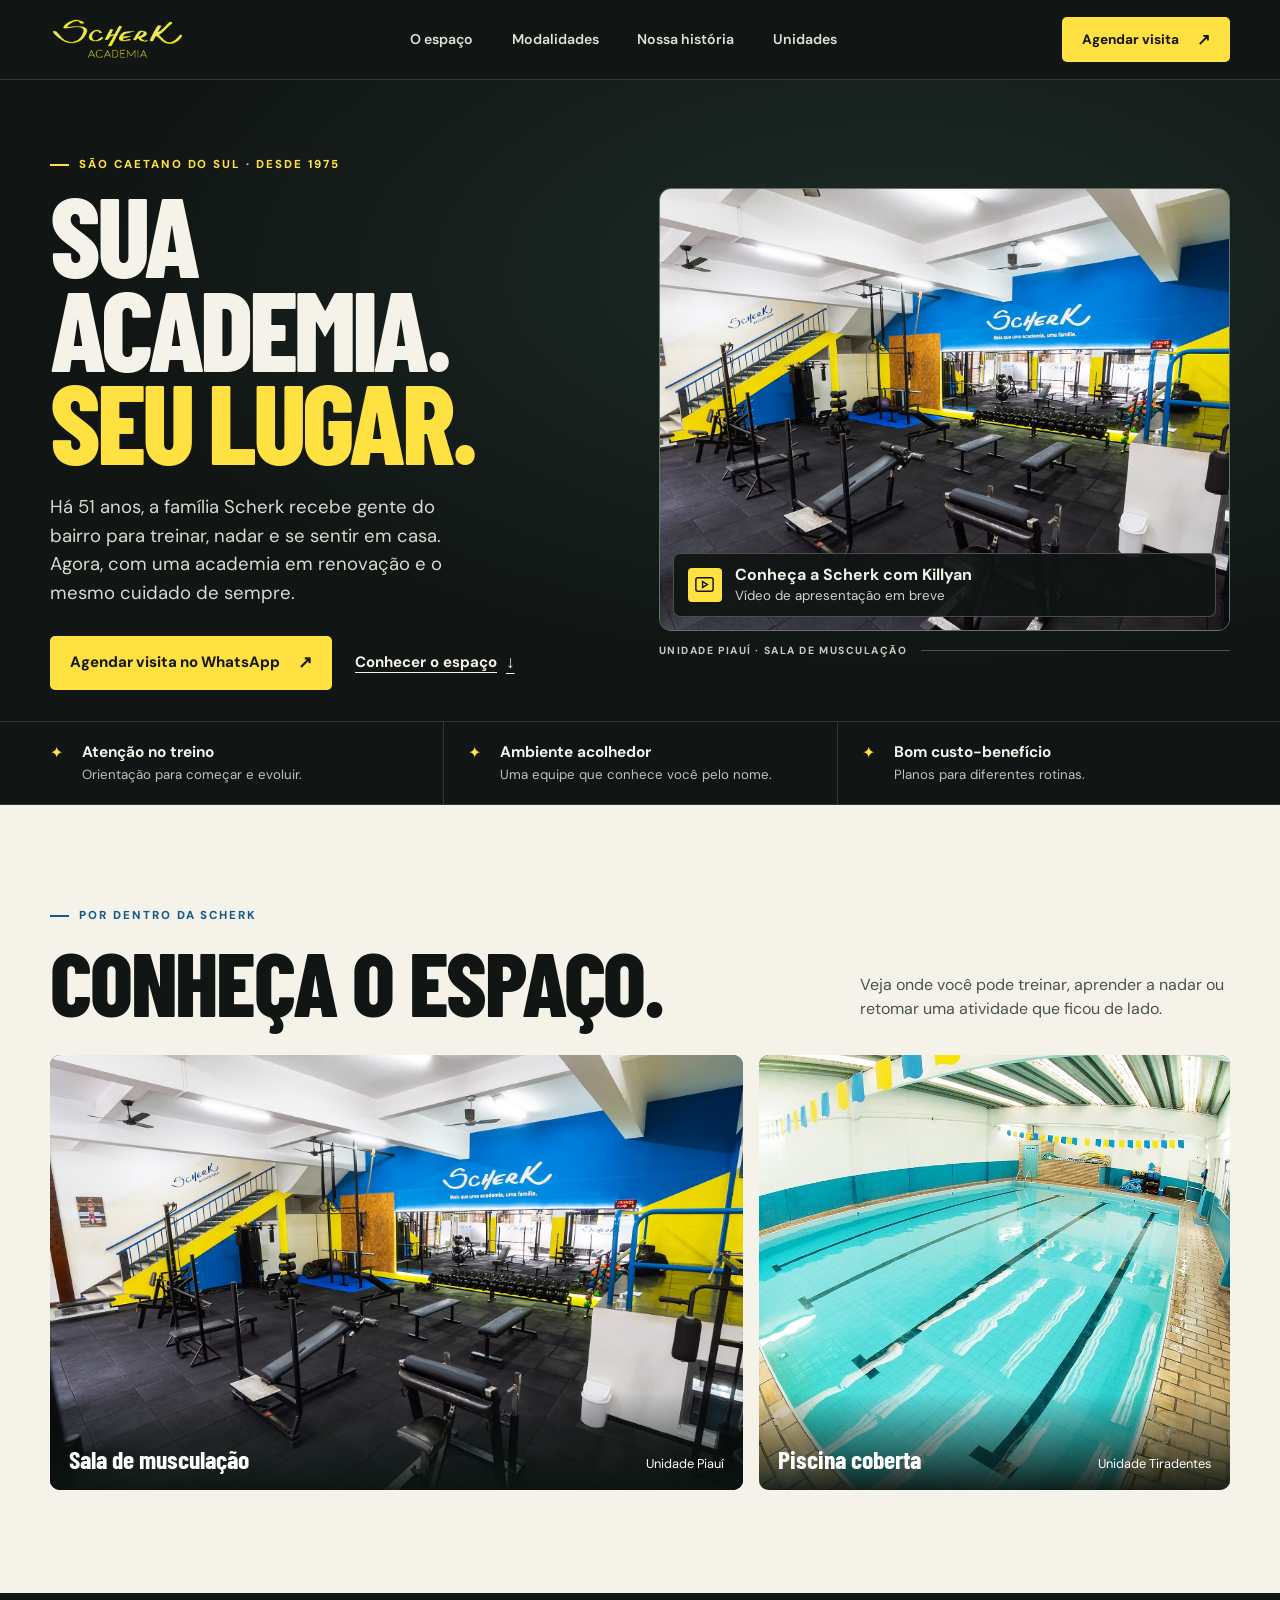
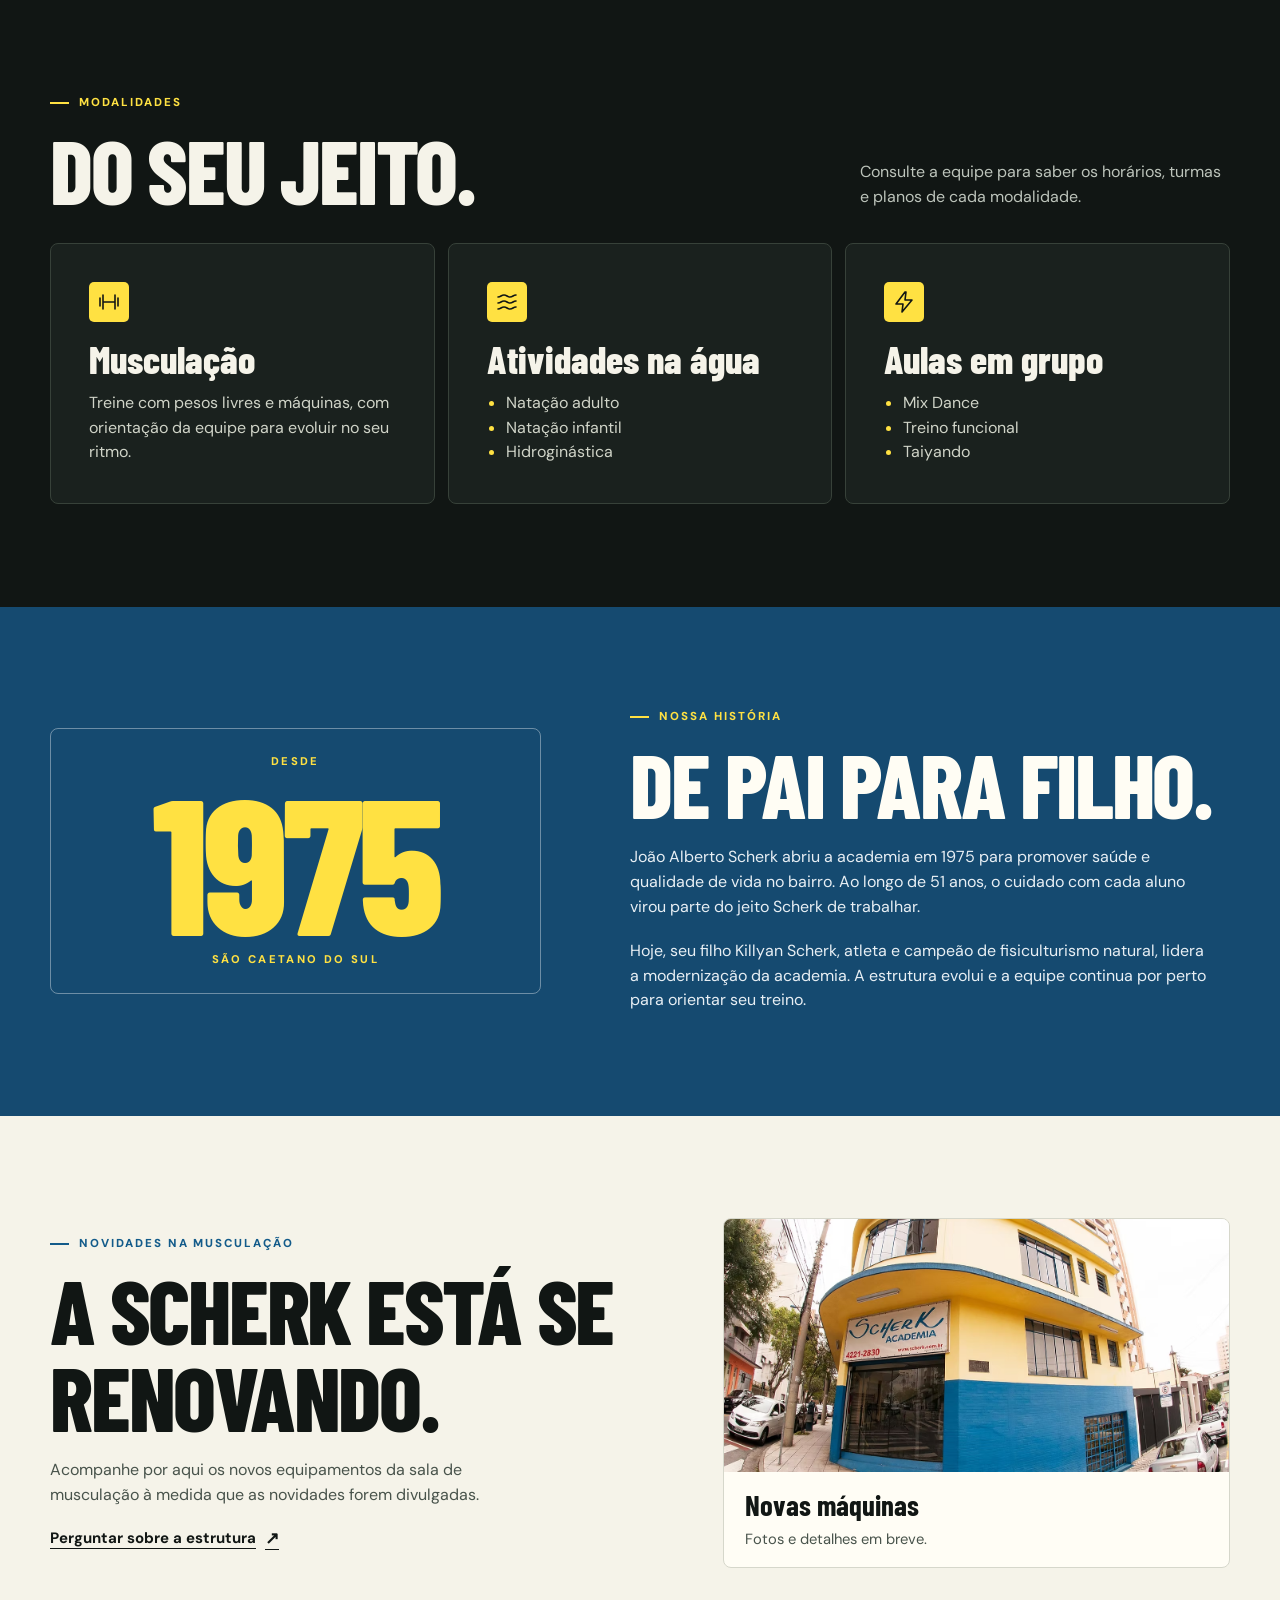
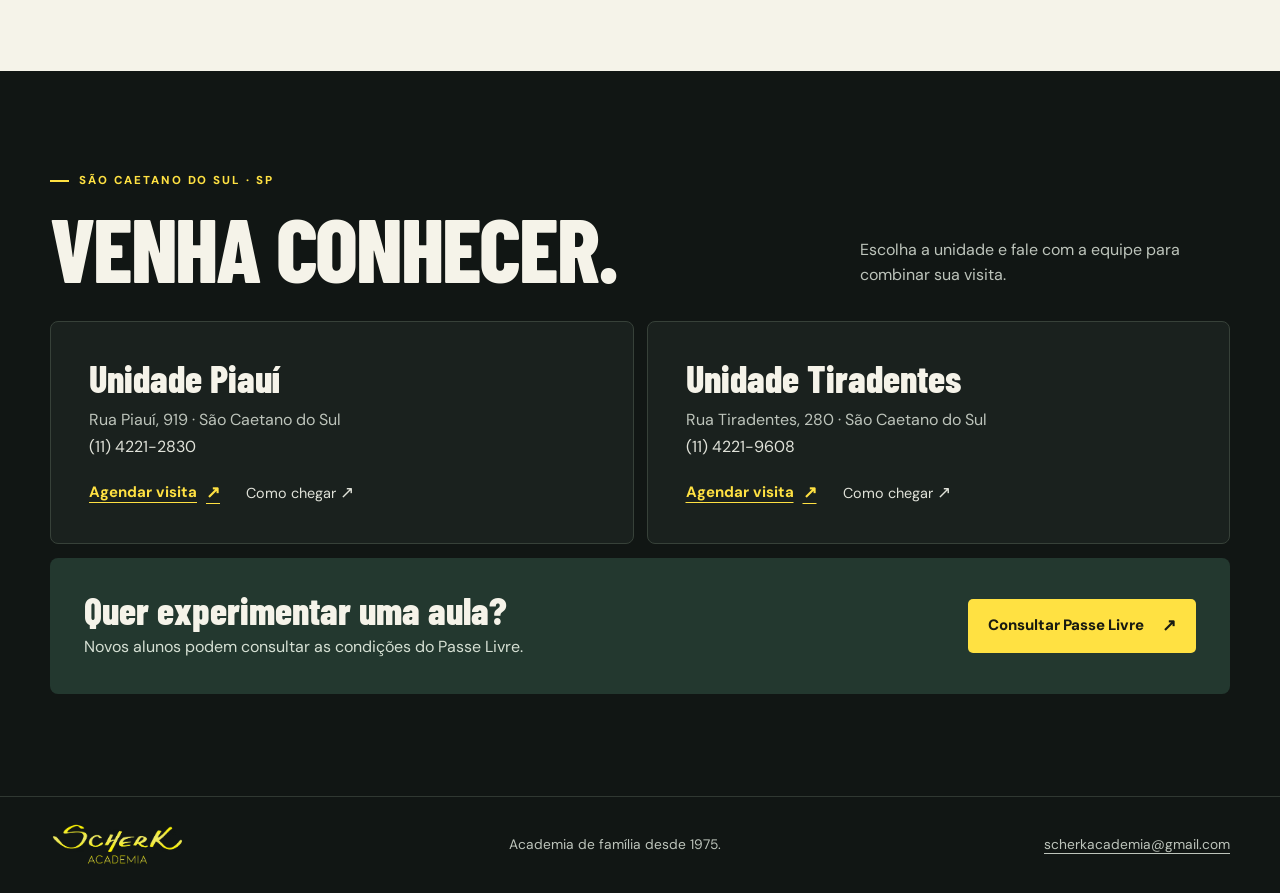
<file: index.html>
<!doctype html>
<html lang="pt-BR">
<head>
  <script async src="https://www.googletagmanager.com/gtag/js?id=G-BGB3BYXR0T"></script>
  <script>
    window.dataLayer = window.dataLayer || [];
    function gtag() { window.dataLayer.push(arguments); }
    gtag('js', new Date());
    gtag('config', 'G-BGB3BYXR0T', { allow_google_signals: false, allow_ad_personalization_signals: false });

    document.addEventListener('click', function (event) {
      const link = event.target.closest('a[data-whatsapp-cta]');
      if (link) {
        gtag('event', 'whatsapp_click', { cta_location: link.dataset.whatsappCta });
      }
    });
  </script>
  <meta charset="utf-8">
  <meta name="viewport" content="width=device-width, initial-scale=1">
  <meta name="theme-color" content="#111614">
  <title>Scherk Academia | Musculação e natação em São Caetano do Sul</title>
  <meta name="description" content="Academia de família em São Caetano do Sul desde 1975. Conheça a musculação, a natação e as aulas da Scherk e agende sua visita pelo WhatsApp.">
  <meta property="og:type" content="website">
  <meta property="og:locale" content="pt_BR">
  <meta property="og:title" content="Scherk Academia | Desde 1975 em São Caetano do Sul">
  <meta property="og:description" content="Uma academia de família que está se renovando. Conheça nossas unidades e agende uma visita.">
  <meta property="og:image" content="https://www.scherkacademia.com.br/assets/compartilhamento.jpg">
  <link rel="icon" href="./assets/favicon.svg" type="image/svg+xml">
  <link rel="preconnect" href="https://fonts.googleapis.com">
  <link rel="preconnect" href="https://fonts.gstatic.com" crossorigin>
  <link href="https://fonts.googleapis.com/css2?family=Barlow+Condensed:wght@600;700;800&family=DM+Sans:wght@400;500;600;700&display=swap" rel="stylesheet">
  <link rel="stylesheet" href="./styles.css">
  <script src="./site.js" defer></script>
  <script type="application/ld+json">
  {
    "@context": "https://schema.org",
    "@type": "Organization",
    "name": "Scherk Academia",
    "foundingDate": "1975",
    "telephone": "+55-11-93349-0913",
    "email": "scherkacademia@gmail.com",
    "department": [
      {"@type":"ExerciseGym","name":"Scherk Academia — Unidade Piauí","telephone":"+55-11-4221-2830","address":{"@type":"PostalAddress","streetAddress":"Rua Piauí, 919","addressLocality":"São Caetano do Sul","addressRegion":"SP","addressCountry":"BR"}},
      {"@type":"SportsActivityLocation","name":"Scherk Academia — Unidade Tiradentes","telephone":"+55-11-4221-9608","address":{"@type":"PostalAddress","streetAddress":"Rua Tiradentes, 280","addressLocality":"São Caetano do Sul","addressRegion":"SP","addressCountry":"BR"}}
    ]
  }
  </script>
</head>
<body>
  <a class="skip" href="#conteudo">Pular para o conteúdo</a>
  <header class="header" id="topo">
    <div class="wrap header-inner">
      <a class="brand" href="#topo" aria-label="Scherk Academia, início">
        <img src="./assets/logo.avif" width="350" height="115" alt="Scherk Academia">
      </a>
      <nav aria-label="Navegação principal">
        <a href="#espaco">O espaço</a><a href="#modalidades">Modalidades</a><a href="#historia">Nossa história</a><a href="#unidades">Unidades</a>
      </nav>
      <a class="button button-small" data-whatsapp-cta="cabecalho" href="https://wa.me/5511933490913?text=Oi%21%20Gostaria%20de%20agendar%20uma%20visita%20%C3%A0%20Scherk%20Academia." target="_blank" rel="noopener">Agendar visita <span aria-hidden="true">↗</span></a>
    </div>
  </header>
  <main id="conteudo">
    <section class="hero" aria-labelledby="hero-title">
      <div class="wrap hero-grid">
        <div class="hero-copy">
          <p class="eyebrow"><span></span> São Caetano do Sul · Desde 1975</p>
          <h1 id="hero-title">Sua academia.<br><em>Seu lugar.</em></h1>
          <p class="hero-description">Há 51 anos, a família Scherk recebe gente do bairro para treinar, nadar e se sentir em casa. Agora, com uma academia em renovação e o mesmo cuidado de sempre.</p>
          <div class="hero-actions">
            <a class="button" data-whatsapp-cta="abertura" href="https://wa.me/5511933490913?text=Oi%21%20Gostaria%20de%20agendar%20uma%20visita%20%C3%A0%20Scherk%20Academia." target="_blank" rel="noopener">Agendar visita no WhatsApp <span aria-hidden="true">↗</span></a>
            <a class="text-link" href="#espaco">Conhecer o espaço <span aria-hidden="true">↓</span></a>
          </div>
        </div>
        <div class="hero-visual">
          <div class="hero-frame" id="apresentacao">
            <img class="hero-photo" src="./assets/musculacao.avif" width="1280" height="1050" alt="Sala de musculação da Scherk, com halteres, bancos e paredes azuis e amarelas" fetchpriority="high">
            <!-- Para exibir o vídeo, siga as instruções do README. -->
            <template id="video-template">
              <video class="intro-video" controls playsinline preload="none" poster="./assets/musculacao.avif" aria-label="Apresentação da Scherk Academia com Killyan Scherk"></video>
            </template>
            <div class="video-caption">
              <span class="film-icon" aria-hidden="true"><svg viewBox="0 0 24 24" fill="none" stroke="currentColor" stroke-width="1.5"><rect x="3" y="5" width="18" height="14" rx="2"/><path d="m10 9 5 3-5 3z"/></svg></span>
              <div><strong>Conheça a Scherk com Killyan</strong><small>Vídeo de apresentação em breve</small></div>
            </div>
          </div>
          <div class="frame-label"><span>Unidade Piauí · Sala de musculação</span><span class="frame-rule" aria-hidden="true"></span></div>
        </div>
      </div>
    </section>
    <div class="benefits" aria-label="Diferenciais da Scherk">
      <div class="wrap benefit-grid">
        <div><span aria-hidden="true">✦</span><strong>Atenção no treino</strong><p>Orientação para começar e evoluir.</p></div>
        <div><span aria-hidden="true">✦</span><strong>Ambiente acolhedor</strong><p>Uma equipe que conhece você pelo nome.</p></div>
        <div><span aria-hidden="true">✦</span><strong>Bom custo-benefício</strong><p>Planos para diferentes rotinas.</p></div>
      </div>
    </div>
    <section class="space light section" id="espaco" aria-labelledby="space-title">
      <div class="wrap">
        <div class="section-head">
          <div><p class="eyebrow"><span></span> Por dentro da Scherk</p><h2 id="space-title">Conheça o espaço.</h2></div>
          <p>Veja onde você pode treinar, aprender a nadar ou retomar uma atividade que ficou de lado.</p>
        </div>
        <div class="photo-grid">
          <figure class="photo-card">
            <img src="./assets/musculacao.avif" width="1100" height="720" loading="lazy" alt="Área de musculação com bancos e uma fileira de halteres">
            <figcaption><strong>Sala de musculação</strong><span>Unidade Piauí</span></figcaption>
          </figure>
          <figure class="photo-card">
            <img src="./assets/piscina.avif" width="920" height="720" loading="lazy" alt="Piscina coberta da Scherk com raias e bandeiras azuis e amarelas">
            <figcaption><strong>Piscina coberta</strong><span>Unidade Tiradentes</span></figcaption>
          </figure>
        </div>
      </div>
    </section>
    <section class="section activities" id="modalidades" aria-labelledby="activities-title">
      <div class="wrap">
        <div class="section-head">
          <div><p class="eyebrow"><span></span> Modalidades</p><h2 id="activities-title">Do seu jeito.</h2></div>
          <p>Consulte a equipe para saber os horários, turmas e planos de cada modalidade.</p>
        </div>
        <div class="activity-grid">
          <article><div class="activity-icon" aria-hidden="true"><svg viewBox="0 0 24 24" fill="none" stroke="currentColor" stroke-width="1.6" stroke-linecap="round" stroke-linejoin="round"><path d="M6 5v14M3 8v8m15-11v14m3-11v8M6 12h12"/></svg></div><h3>Musculação</h3><p>Treine com pesos livres e máquinas, com orientação da equipe para evoluir no seu ritmo.</p></article>
          <article><div class="activity-icon" aria-hidden="true"><svg viewBox="0 0 24 24" fill="none" stroke="currentColor" stroke-width="1.6" stroke-linecap="round"><path d="M3 7c3 0 3-2 6-2s3 2 6 2 3-2 6-2M3 13c3 0 3-2 6-2s3 2 6 2 3-2 6-2M3 19c3 0 3-2 6-2s3 2 6 2 3-2 6-2"/></svg></div><h3>Atividades na água</h3><ul><li>Natação adulto</li><li>Natação infantil</li><li>Hidroginástica</li></ul></article>
          <article><div class="activity-icon" aria-hidden="true"><svg viewBox="0 0 24 24" fill="none" stroke="currentColor" stroke-width="1.6" stroke-linecap="round" stroke-linejoin="round"><path d="m13 2-9 12h7l-1 8 10-12h-7l1-8z"/></svg></div><h3>Aulas em grupo</h3><ul><li>Mix Dance</li><li>Treino funcional</li><li>Taiyando</li></ul></article>
        </div>
      </div>
    </section>
    <section class="section story" id="historia" aria-labelledby="story-title">
      <div class="wrap story-grid">
        <div class="heritage"><span>Desde</span><strong>1975</strong><span>São Caetano do Sul</span></div>
        <div>
          <p class="eyebrow"><span></span> Nossa história</p>
          <h2 id="story-title">De pai para filho.</h2>
          <p>João Alberto Scherk abriu a academia em 1975 para promover saúde e qualidade de vida no bairro. Ao longo de 51 anos, o cuidado com cada aluno virou parte do jeito Scherk de trabalhar.</p>
          <p>Hoje, seu filho Killyan Scherk, atleta e campeão de fisiculturismo natural, lidera a modernização da academia. A estrutura evolui e a equipe continua por perto para orientar seu treino.</p>
        </div>
      </div>
    </section>
    <section class="section equipment light" id="novidades" aria-labelledby="equipment-title">
      <div class="wrap equipment-grid">
        <div>
          <p class="eyebrow"><span></span> Novidades na musculação</p>
          <h2 id="equipment-title">A Scherk está se renovando.</h2>
          <p>Acompanhe por aqui os novos equipamentos da sala de musculação à medida que as novidades forem divulgadas.</p>
          <a class="text-link" data-whatsapp-cta="estrutura" href="https://wa.me/5511933490913?text=Oi%21%20Gostaria%20de%20saber%20mais%20sobre%20a%20estrutura%20de%20muscula%C3%A7%C3%A3o%20da%20Scherk." target="_blank" rel="noopener">Perguntar sobre a estrutura <span aria-hidden="true">↗</span></a>
        </div>
        <div class="equipment-panel" id="equipamentos">
          <img src="./assets/equipamentos.avif" width="900" height="560" loading="lazy" alt="">
          <div><strong>Novas máquinas</strong><p>Fotos e detalhes em breve.</p></div>
        </div>
      </div>
    </section>
    <section class="section locations" id="unidades" aria-labelledby="locations-title">
      <div class="wrap">
        <div class="section-head">
          <div><p class="eyebrow"><span></span> São Caetano do Sul · SP</p><h2 id="locations-title">Venha conhecer.</h2></div>
          <p>Escolha a unidade e fale com a equipe para combinar sua visita.</p>
        </div>
        <div class="location-grid">
          <article><h3>Unidade Piauí</h3><p>Rua Piauí, 919 · São Caetano do Sul</p><a class="phone" href="tel:+551142212830">(11) 4221-2830</a><div><a class="text-link" data-whatsapp-cta="unidade_piaui" href="https://wa.me/5511933490913?text=Oi%21%20Gostaria%20de%20agendar%20uma%20visita%20%C3%A0%20Unidade%20Piau%C3%AD%20da%20Scherk." target="_blank" rel="noopener">Agendar visita <span aria-hidden="true">↗</span></a><a class="map" href="https://www.google.com/maps/search/?api=1&amp;query=Scherk%20Academia%2C%20Rua%20Piau%C3%AD%20919%2C%20S%C3%A3o%20Caetano%20do%20Sul" target="_blank" rel="noopener">Como chegar <span aria-hidden="true">↗</span></a></div></article>
          <article><h3>Unidade Tiradentes</h3><p>Rua Tiradentes, 280 · São Caetano do Sul</p><a class="phone" href="tel:+551142219608">(11) 4221-9608</a><div><a class="text-link" data-whatsapp-cta="unidade_tiradentes" href="https://wa.me/5511933490913?text=Oi%21%20Gostaria%20de%20agendar%20uma%20visita%20%C3%A0%20Unidade%20Tiradentes%20da%20Scherk." target="_blank" rel="noopener">Agendar visita <span aria-hidden="true">↗</span></a><a class="map" href="https://www.google.com/maps/search/?api=1&amp;query=Scherk%20Nata%C3%A7%C3%A3o%2C%20Rua%20Tiradentes%20280%2C%20S%C3%A3o%20Caetano%20do%20Sul" target="_blank" rel="noopener">Como chegar <span aria-hidden="true">↗</span></a></div></article>
        </div>
        <div class="pass" id="passe-livre"><div><h3>Quer experimentar uma aula?</h3><p>Novos alunos podem consultar as condições do Passe Livre.</p></div><a class="button" data-whatsapp-cta="passe_livre" href="https://wa.me/5511933490913?text=Oi%21%20Gostaria%20de%20saber%20como%20funciona%20o%20Passe%20Livre%20da%20Scherk%20Academia." target="_blank" rel="noopener">Consultar Passe Livre <span aria-hidden="true">↗</span></a></div>
      </div>
    </section>
  </main>
  <footer>
    <div class="wrap footer-inner">
      <a class="brand" href="#topo" aria-label="Scherk Academia, voltar ao topo"><img src="./assets/logo.avif" width="350" height="115" alt="Scherk Academia"></a>
      <p>Academia de família desde 1975.</p>
      <a href="mailto:scherkacademia@gmail.com">scherkacademia@gmail.com</a>
    </div>
  </footer>
  <aside class="mobile-visit" aria-label="Contato rápido">
    <a class="button" data-whatsapp-cta="barra_mobile" href="https://wa.me/5511933490913?text=Oi%21%20Gostaria%20de%20agendar%20uma%20visita%20%C3%A0%20Scherk%20Academia." target="_blank" rel="noopener">Agendar visita no WhatsApp <span aria-hidden="true">↗</span></a>
  </aside>
</body>
</html>
</file>
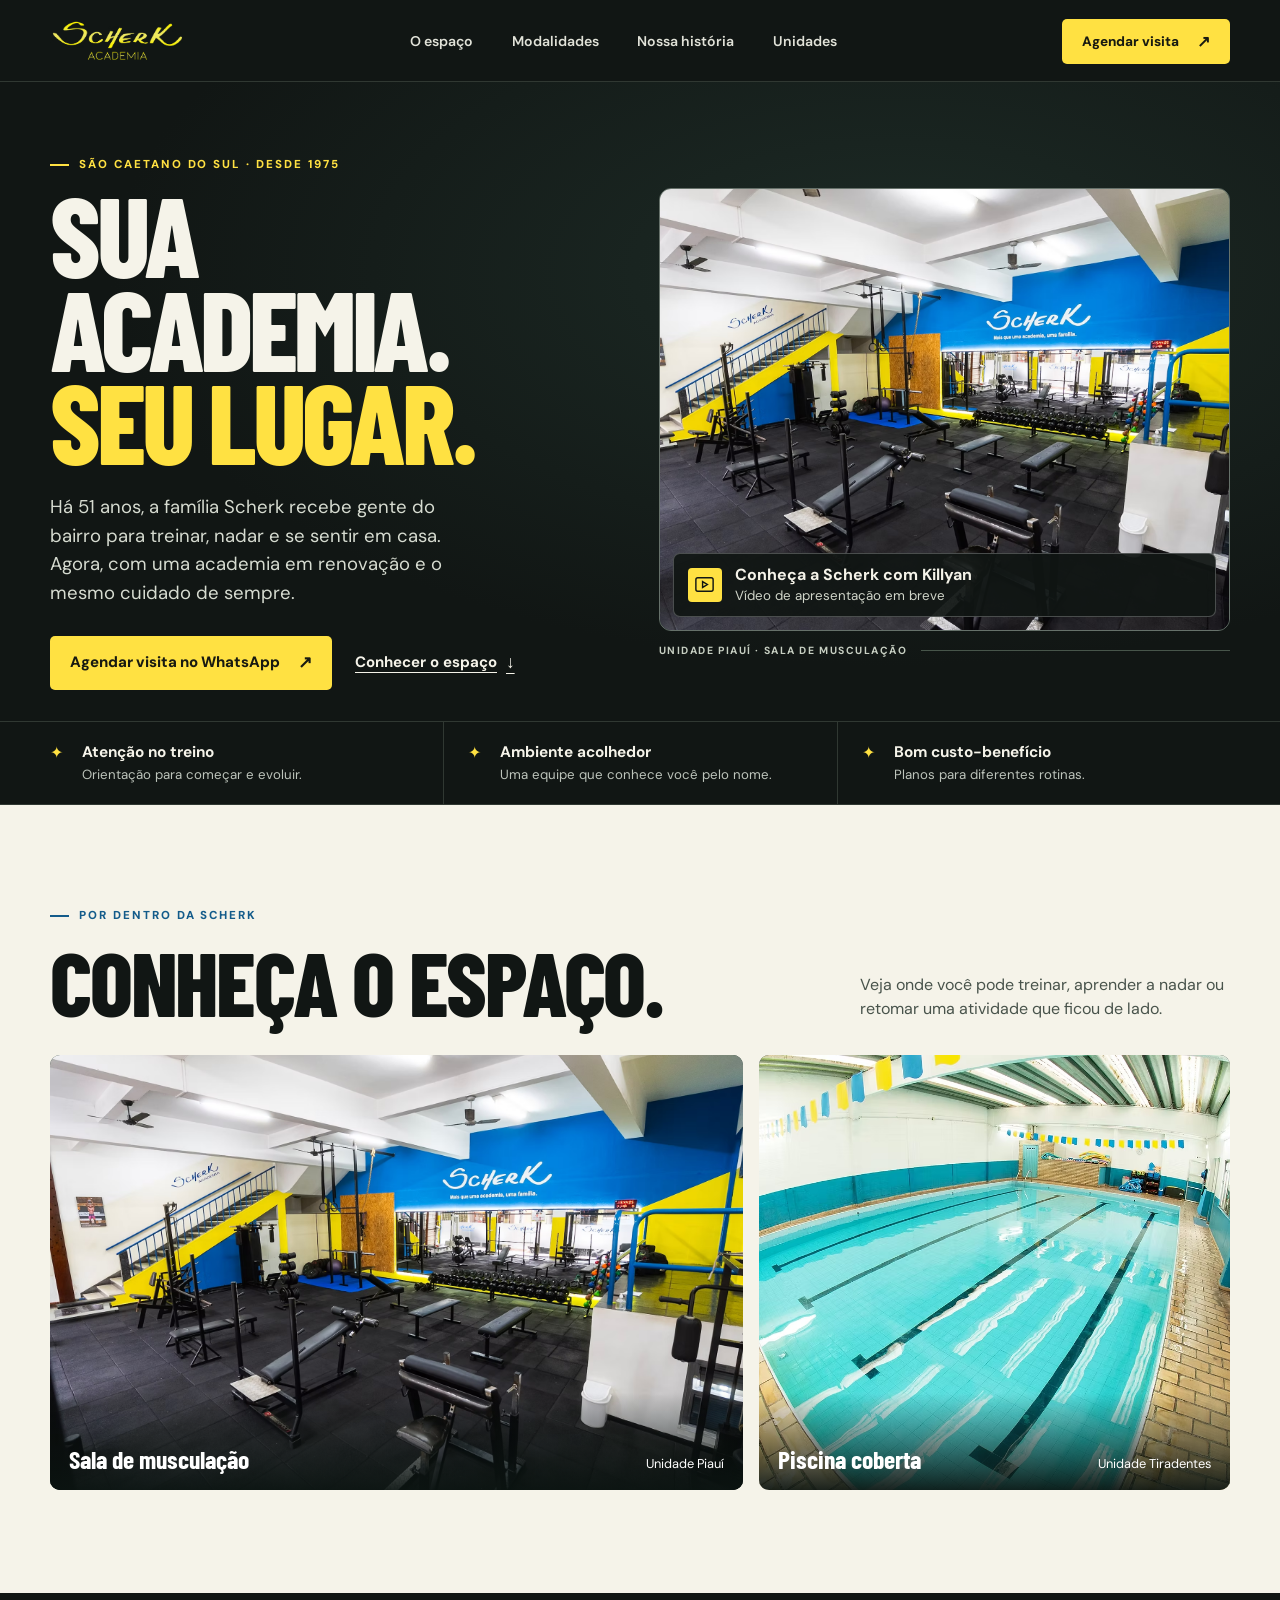
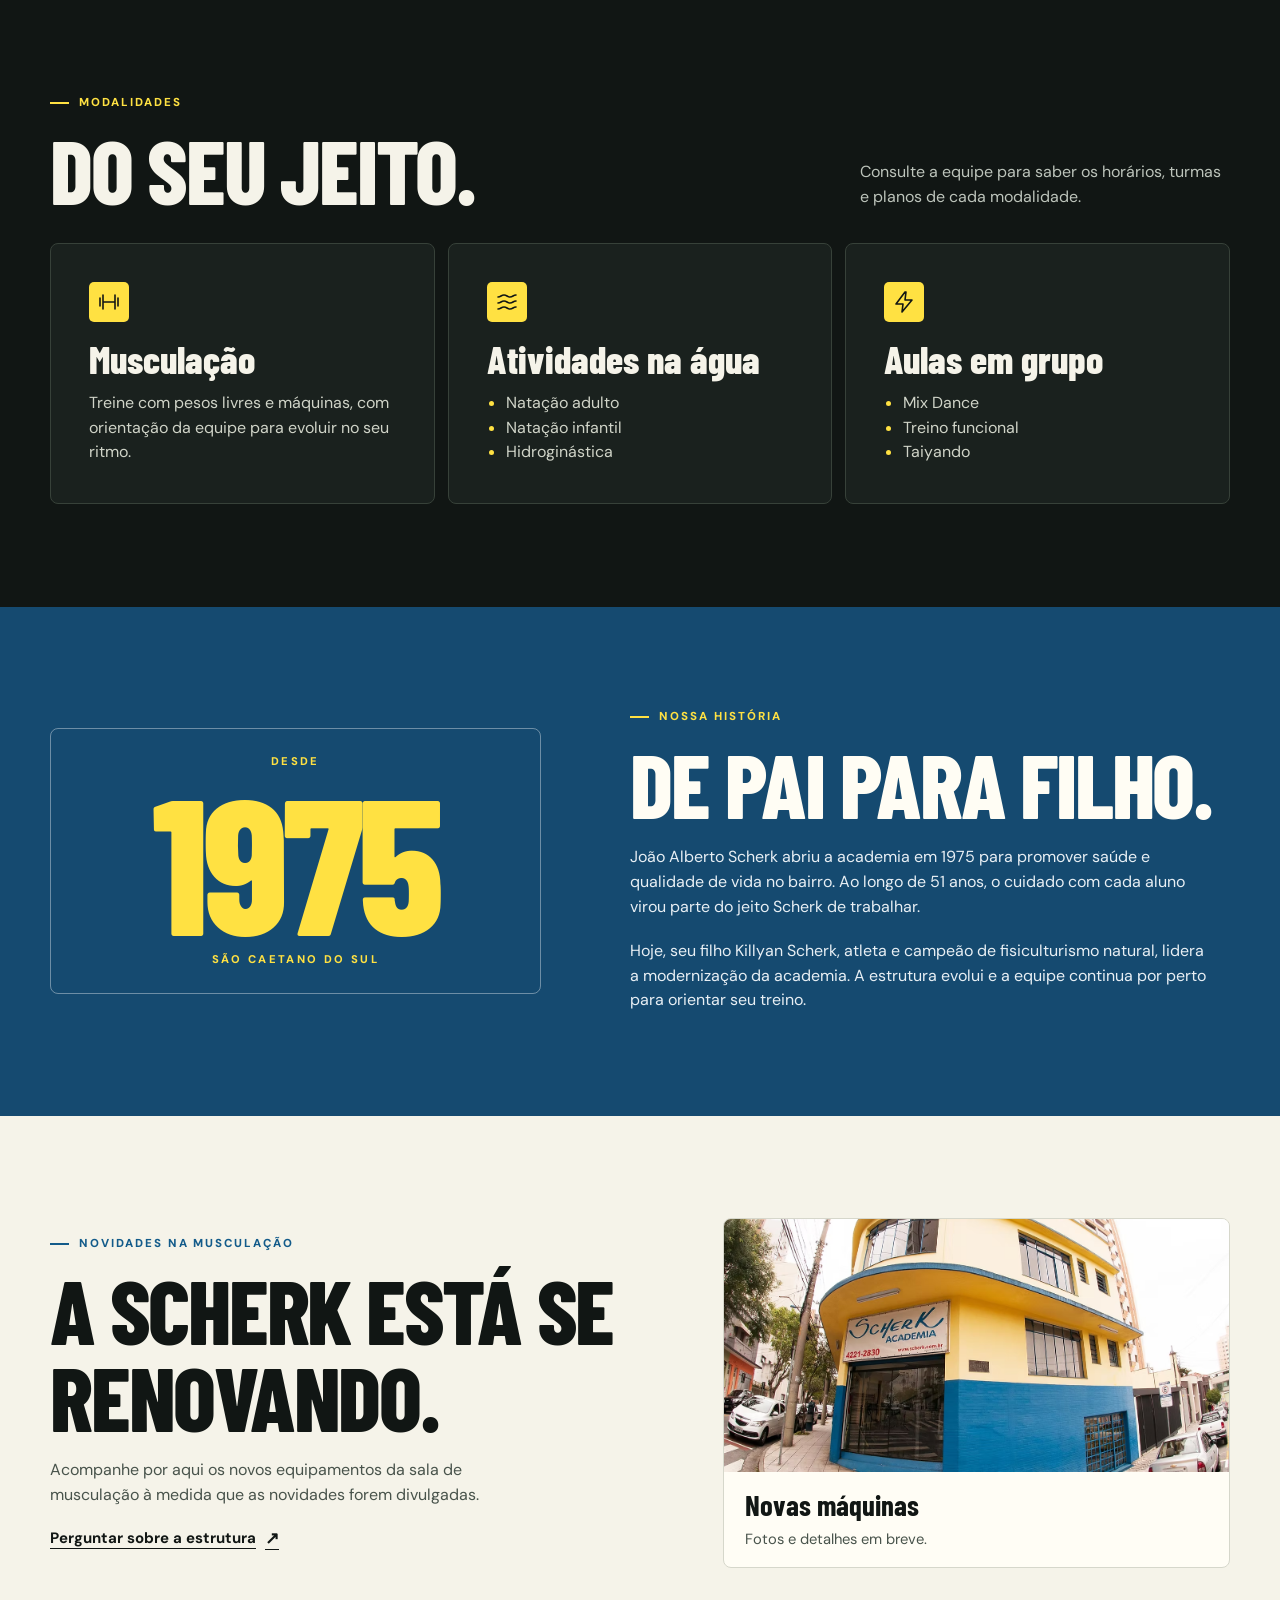
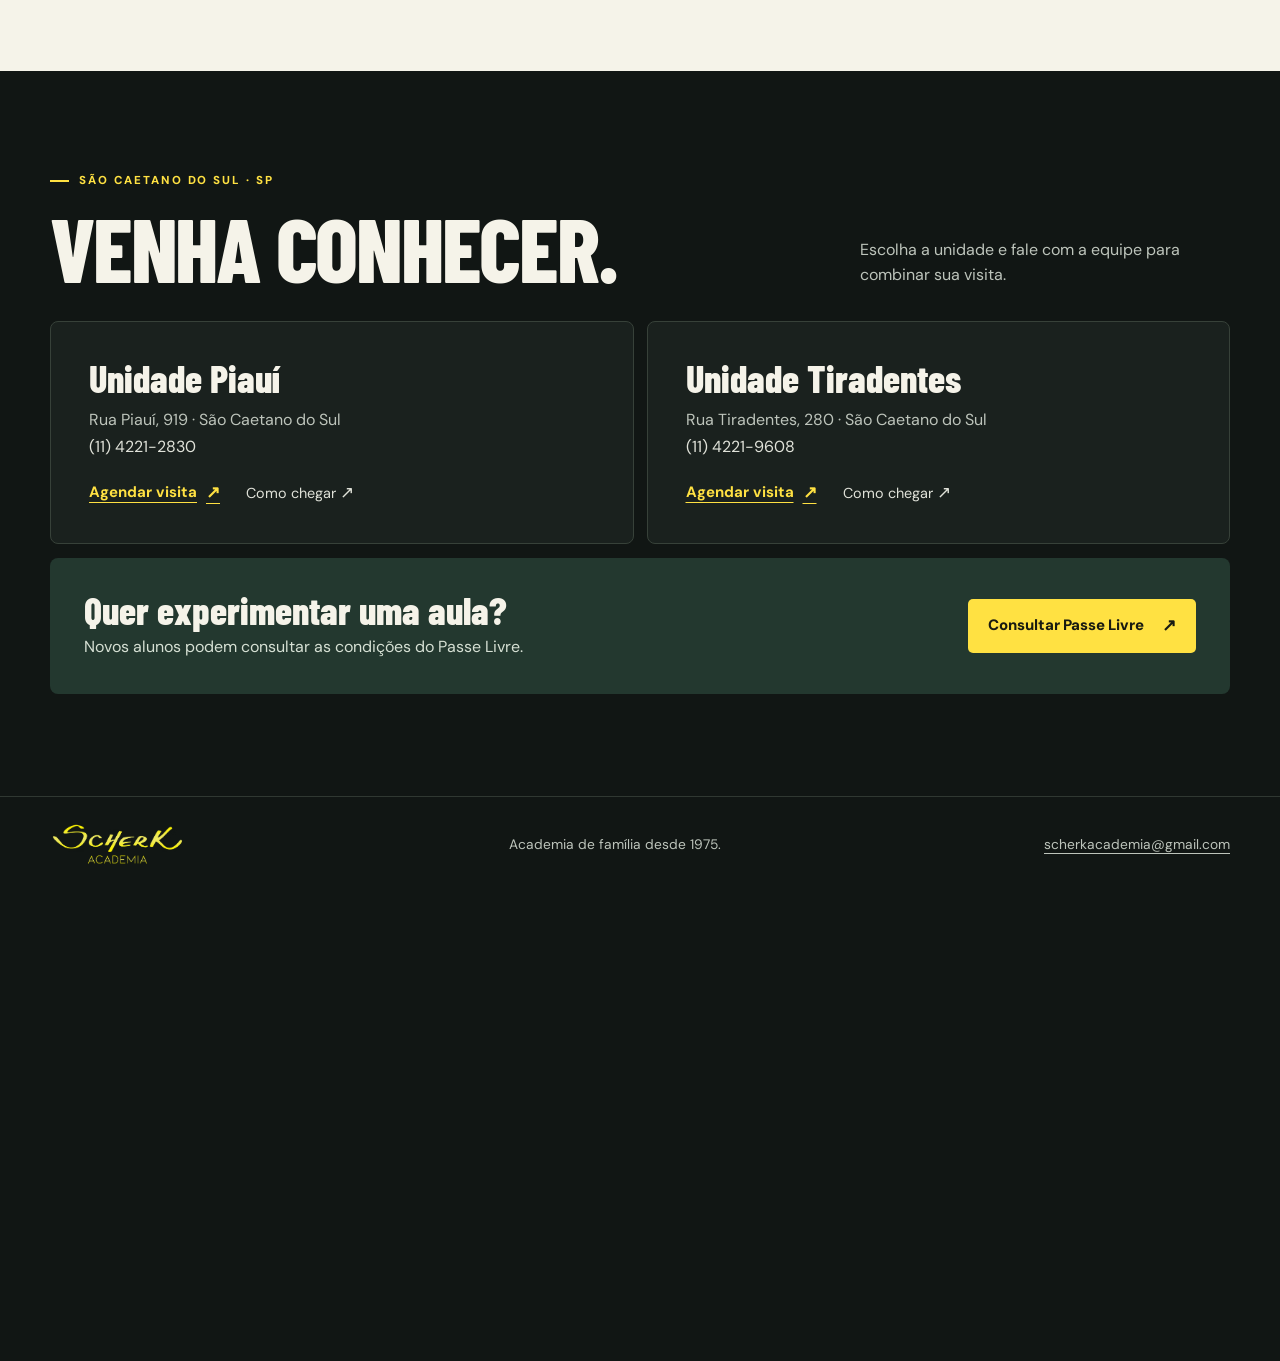
<file: historia/index.html>
<!doctype html>
<html lang="pt-BR">
<head>
  <meta charset="utf-8">
  <meta name="viewport" content="width=device-width, initial-scale=1">
  <meta http-equiv="refresh" content="0;url=../#historia">
  <meta name="robots" content="noindex,follow">
  <title>Scherk Academia</title>
</head>
<body><a href="../#historia">Continuar para Scherk Academia</a></body>
</html>
</file>
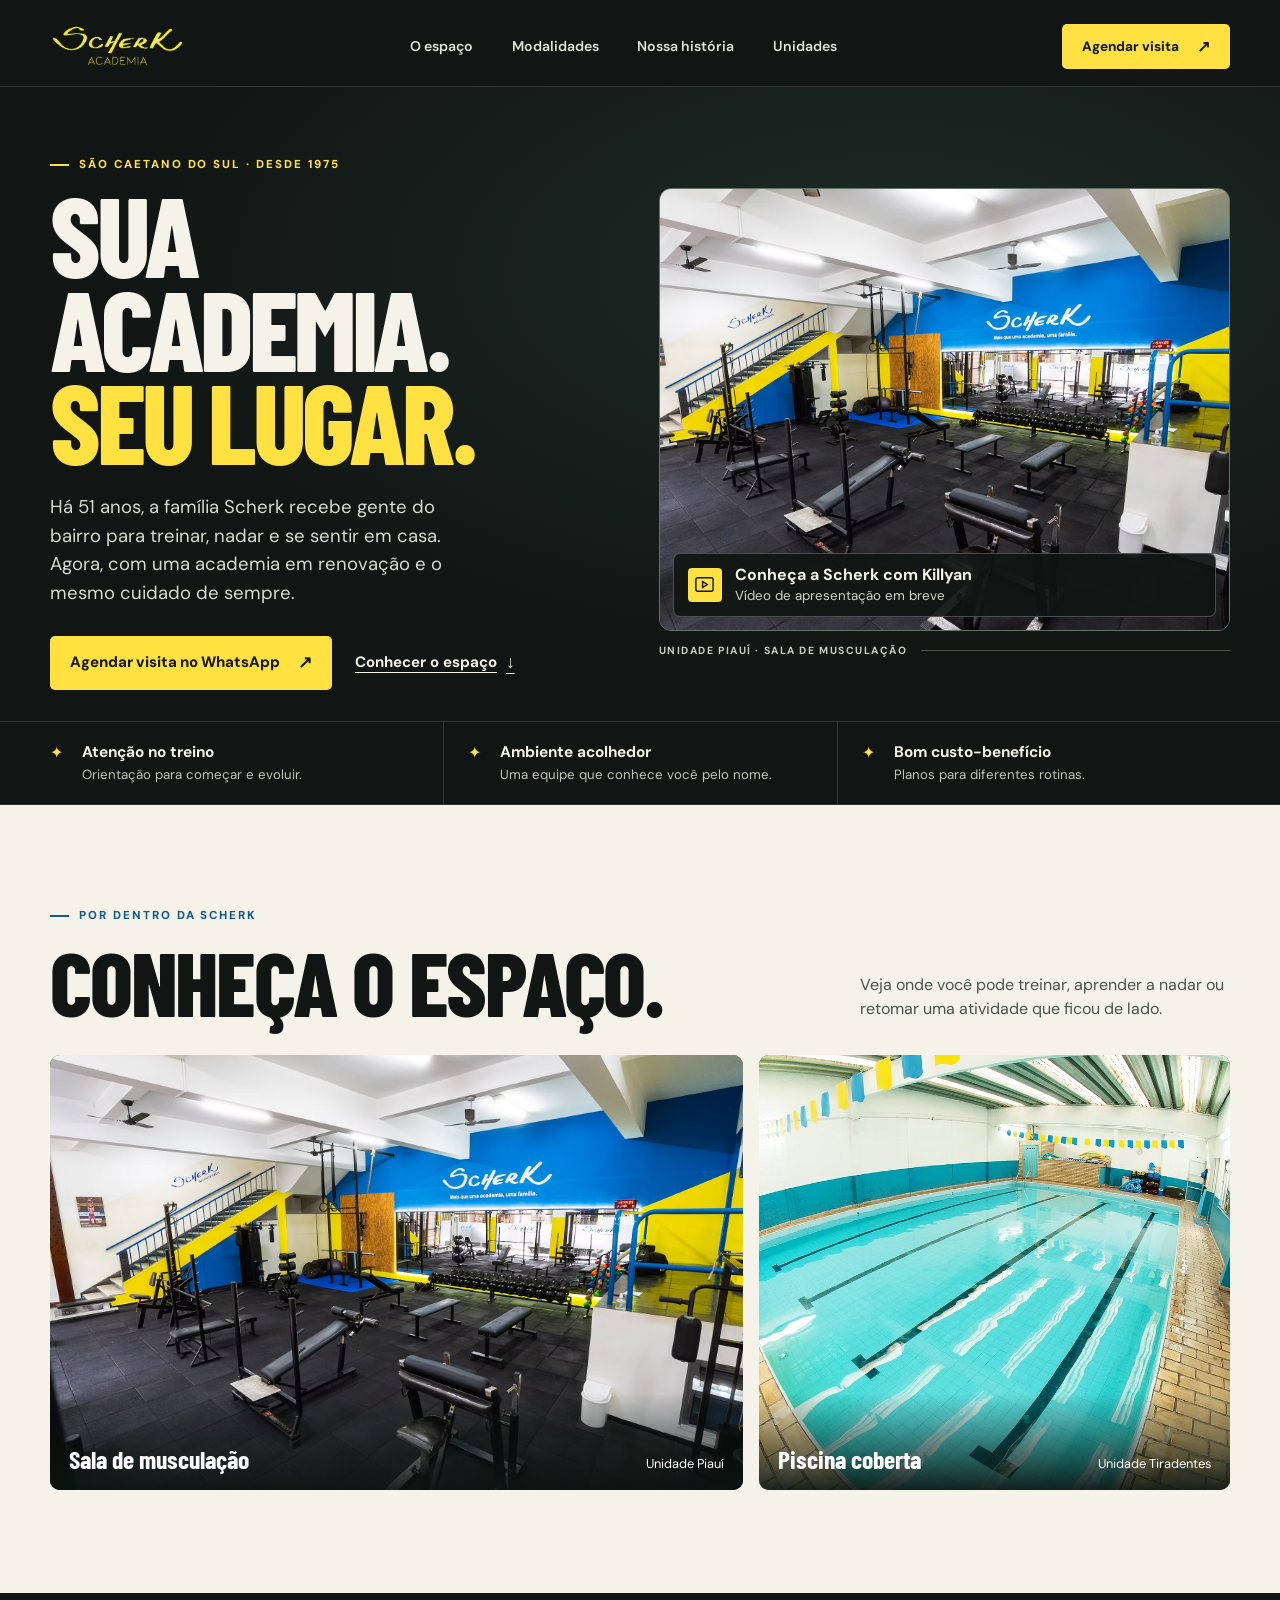
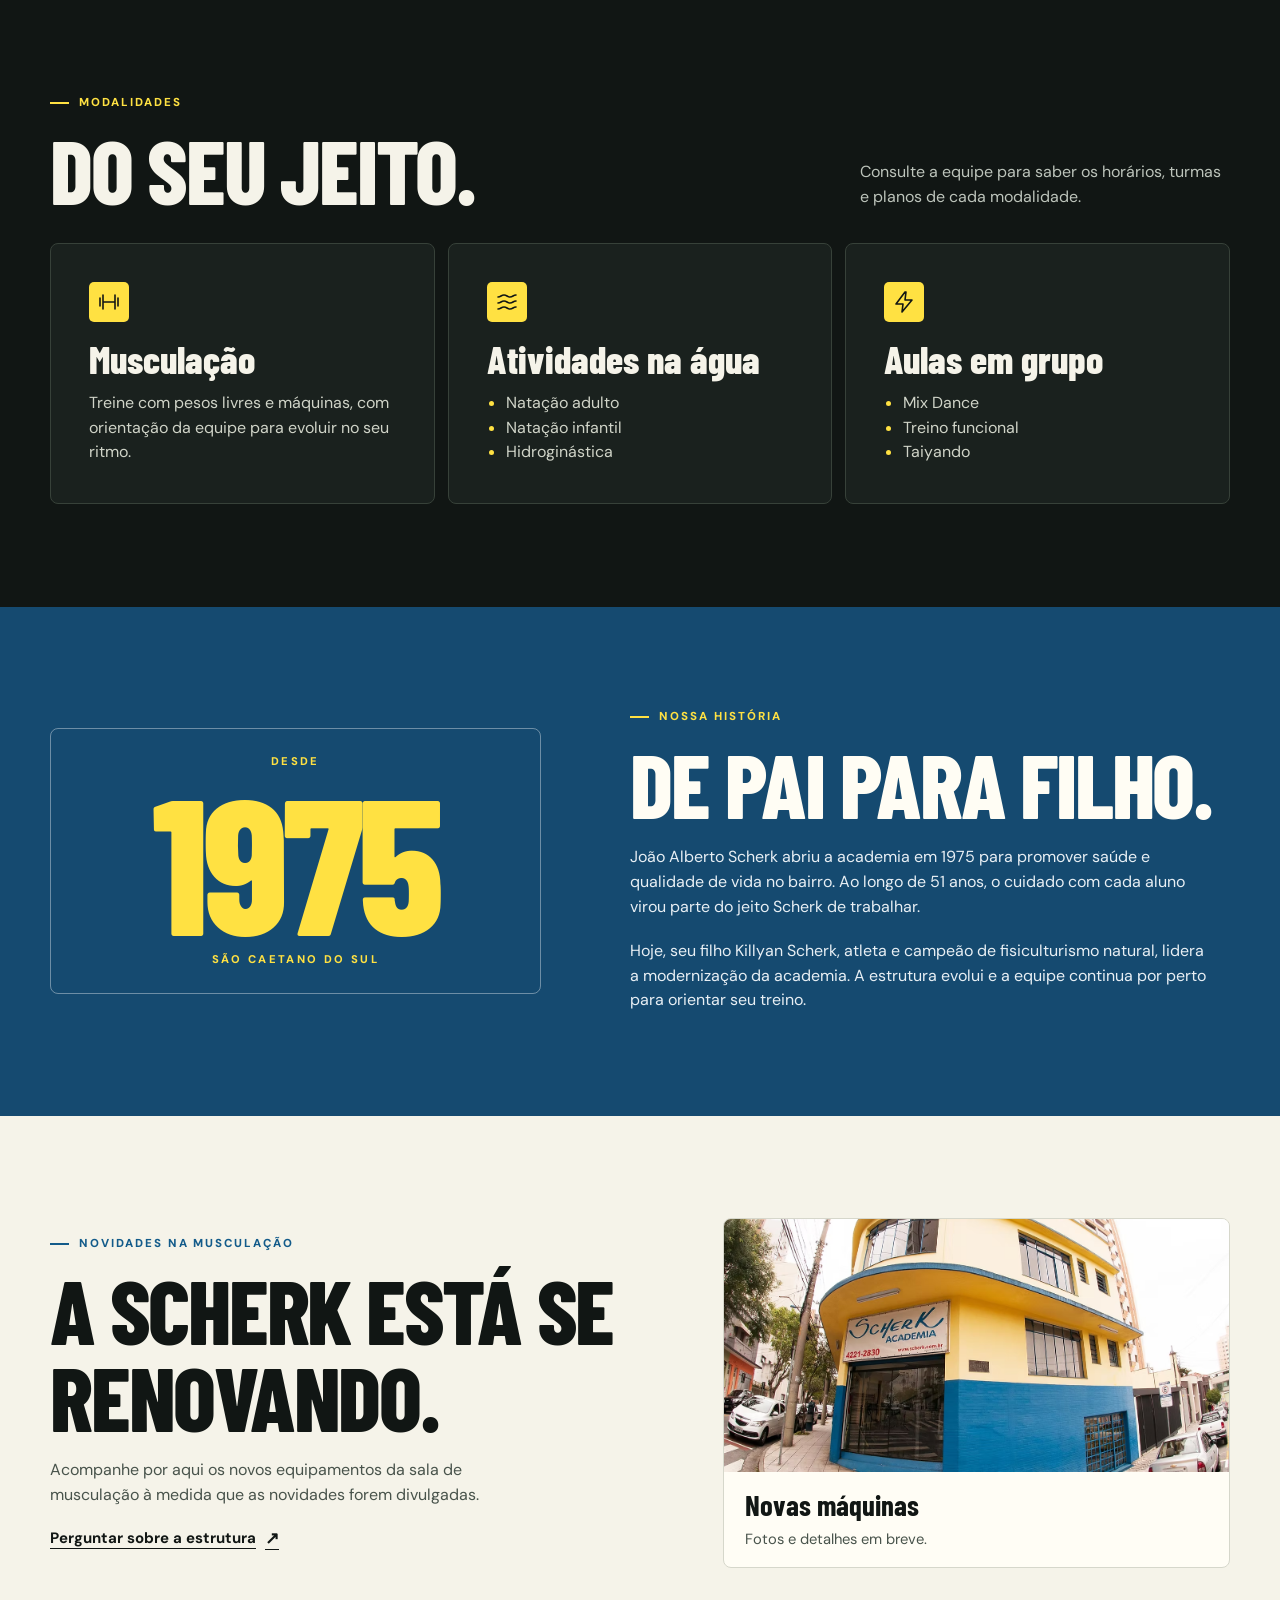
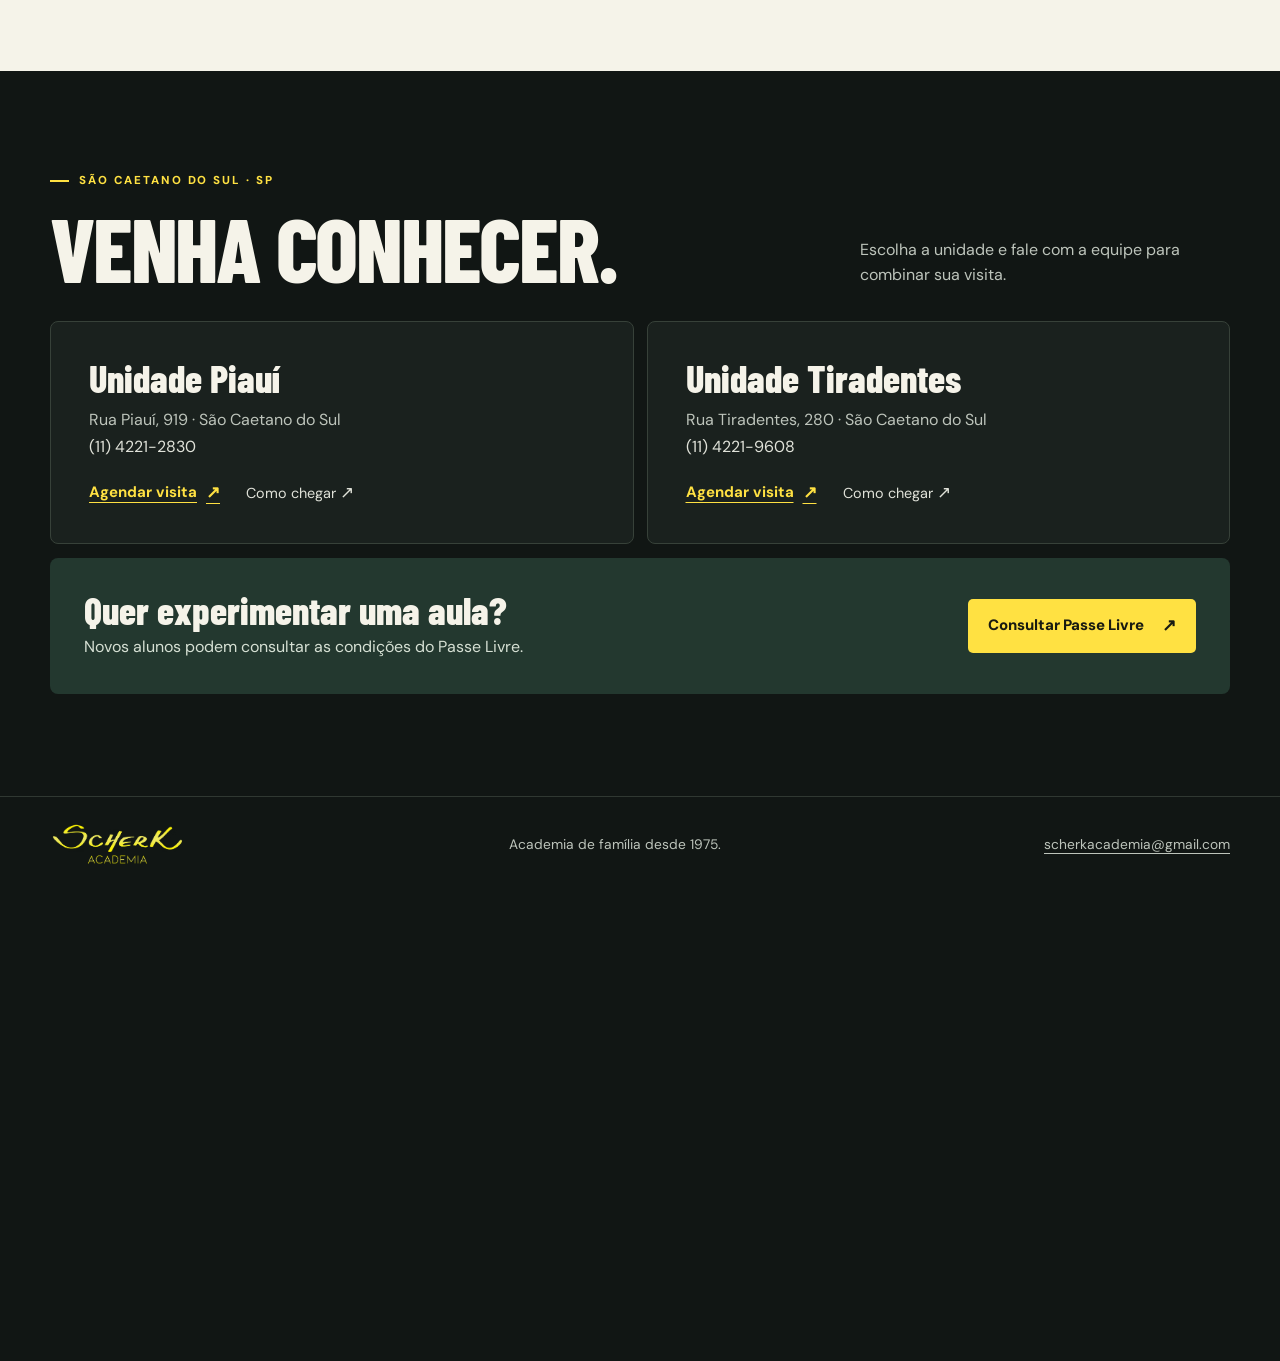
<file: passelivre/index.html>
<!doctype html>
<html lang="pt-BR">
<head>
  <meta charset="utf-8">
  <meta name="viewport" content="width=device-width, initial-scale=1">
  <meta http-equiv="refresh" content="0;url=../#passe-livre">
  <meta name="robots" content="noindex,follow">
  <title>Scherk Academia</title>
</head>
<body><a href="../#passe-livre">Continuar para Scherk Academia</a></body>
</html>
</file>
<file: styles.css>
:root {
  color-scheme: light;
  --ink: #111614;
  --ink-raised: #1a211e;
  --cream: #f5f3e9;
  --yellow: #ffe142;
  --blue: #135b8a;
  --muted: #bdc4bb;
  --body: "DM Sans", Arial, sans-serif;
  --display: "Barlow Condensed", "Arial Narrow", "Arial Black", sans-serif;
}

*, *::before, *::after { box-sizing: border-box; }
html { scroll-behavior: smooth; }
body { margin: 0; color: var(--cream); background: var(--ink); font-family: var(--body); line-height: 1.55; }
a { color: inherit; }
img, video { display: block; max-width: 100%; }
h1, h2, h3, p, figure { margin: 0; }
h1, h2, h3 { line-height: .97; font-family: var(--display); font-weight: 800; }
h1, h2 { text-transform: uppercase; }
h2 { font-size: clamp(3.05rem, 7vw, 6.1rem); letter-spacing: -.025em; }
h3 { font-size: clamp(1.8rem, 3vw, 2.45rem); }
section[id] { scroll-margin-top: 85px; }
:focus-visible { outline: 3px solid #399de3; outline-offset: 5px; }
.wrap { width: min(100% - 100px, 1330px); margin-inline: auto; }
.skip { position: fixed; inset: 12px auto auto 12px; z-index: 10; transform: translateY(-150%); padding: 10px 16px; background: var(--yellow); color: var(--ink); }
.skip:focus { transform: none; }

.header { position: sticky; top: 0; z-index: 4; background: var(--ink); border-bottom: 1px solid #303832; }
.header-inner { min-height: 79px; display: flex; align-items: center; justify-content: space-between; gap: 28px; }
.brand { display: inline-flex; align-items: center; flex: 0 0 auto; }
.brand img { width: 135px; height: auto; }
nav { display: flex; align-items: center; gap: clamp(20px, 3vw, 48px); }
nav a { color: #e1e2d8; font-weight: 600; font-size: .88rem; text-decoration: none; white-space: nowrap; }
nav a:hover { color: var(--yellow); }
.button { display: inline-flex; justify-content: center; align-items: center; gap: 18px; min-height: 54px; padding: 12px 20px; border-radius: 5px; background: var(--yellow); color: #181a11; font-weight: 800; font-size: .94rem; text-decoration: none; transition: background .2s ease, transform .2s ease; }
.button:hover { background: #ffed85; transform: translateY(-2px); }
.button span, .text-link span, .map span { font-family: Arial, sans-serif; font-size: 1.15em; line-height: 1; }
.button-small { min-height: 43px; font-size: .85rem; }
.text-link { display: inline-flex; align-items: center; gap: 9px; width: fit-content; color: inherit; text-decoration-color: currentColor; text-underline-offset: 5px; font-weight: 700; font-size: .94rem; }
.text-link:hover { text-decoration-thickness: 2px; }

.hero { padding: clamp(50px, 6vw, 93px) 0 31px; background: radial-gradient(ellipse at 70% 30%, #1d2b26 0%, var(--ink) 62%); }
.hero-grid { display: grid; grid-template-columns: minmax(0, .97fr) minmax(0, 1.03fr); gap: clamp(30px, 5.5vw, 88px); align-items: center; }
.eyebrow { display: flex; align-items: center; gap: 10px; margin-bottom: 15px; color: var(--yellow); font-size: .72rem; font-weight: 800; line-height: 1.35; letter-spacing: .17em; text-transform: uppercase; }
.eyebrow > span { display: block; flex: 0 0 19px; height: 2px; background: currentColor; }
.hero h1 { font-size: clamp(4.3rem, 8.7vw, 9rem); letter-spacing: -.038em; line-height: .84; }
.hero h1 em { color: var(--yellow); font-style: normal; }
.hero-description { max-width: 435px; margin-top: 25px; color: #d6dbd0; font-size: clamp(1rem, 1.5vw, 1.16rem); }
.hero-actions { display: flex; align-items: center; flex-wrap: wrap; gap: 19px 23px; margin-top: 28px; }
.hero-frame { position: relative; display: grid; aspect-ratio: 1.29; overflow: hidden; border: 1px solid #66716a; border-radius: 12px; background: #25382f; isolation: isolate; }
.hero-photo, .intro-video { width: 100%; height: 100%; object-fit: cover; grid-area: 1 / 1; }
.hero-photo { object-position: 52% 51%; }
.intro-video { object-fit: contain; background: #0b100d; }
.video-caption { position: absolute; inset: auto 13px 13px; display: flex; align-items: center; gap: 13px; padding: 11px 14px; color: var(--cream); background: #111614ed; border: 1px solid #ffffff3d; border-radius: 7px; line-height: 1.25; }
.film-icon { flex: 0 0 34px; display: grid; place-items: center; width: 34px; height: 34px; border-radius: 4px; background: var(--yellow); color: var(--ink); }
.film-icon svg { width: 23px; height: 23px; }
.video-caption strong, .video-caption small { display: block; }
.video-caption small { margin-top: 3px; color: #d0d5c9; }
.frame-label { display: flex; align-items: center; gap: 13px; margin-top: 12px; color: #c7cfc2; text-transform: uppercase; font-size: .65rem; letter-spacing: .15em; font-weight: 700; }
.frame-rule { flex: 1; height: 1px; background: #47554a; }

.benefits { border-block: 1px solid #303832; }
.benefit-grid { display: grid; grid-template-columns: repeat(3, minmax(0, 1fr)); }
.benefit-grid > div { display: grid; grid-template-columns: 20px 1fr; align-content: center; gap: 0 12px; padding: 19px 20px 19px 0; }
.benefit-grid > div + div { padding-left: 24px; border-left: 1px solid #303832; }
.benefit-grid span { grid-row: span 2; color: var(--yellow); }
.benefit-grid strong { font-size: .96rem; }
.benefit-grid p { grid-column: 2; color: var(--muted); font-size: .83rem; }

.section { padding-block: clamp(62px, 8vw, 119px); }
.light { color: var(--ink); background: var(--cream); }
.light .eyebrow { color: var(--blue); }
.section-head { display: grid; grid-template-columns: minmax(0, 1.25fr) minmax(0, .75fr); align-items: end; gap: 20px 45px; margin-bottom: 30px; }
.section-head > p { max-width: 370px; margin: 0 0 3px auto; color: var(--muted); }
.light .section-head > p, .light p:not(.eyebrow) { color: #48534b; }
.photo-grid { display: grid; grid-template-columns: 1.25fr .85fr; gap: 16px; }
.photo-card { position: relative; min-width: 0; min-height: clamp(240px, 34vw, 466px); isolation: isolate; overflow: hidden; border-radius: 10px; background: #263a32; color: #fff; }
.photo-card img { position: absolute; width: 100%; height: 100%; object-fit: cover; }
.photo-card figcaption { position: absolute; inset: auto 0 0; display: flex; justify-content: space-between; align-items: end; flex-wrap: wrap; gap: 5px 12px; padding: 52px 19px 17px; background: linear-gradient(transparent, #0b1411ed); }
.photo-card strong { font-family: var(--display); font-size: 1.6rem; line-height: 1.1; }
.photo-card figcaption span { font-size: .8rem; }

.activity-grid, .location-grid { display: grid; grid-template-columns: repeat(3, minmax(0, 1fr)); gap: 13px; }
.activity-grid article, .location-grid article { padding: clamp(21px, 3vw, 38px); background: var(--ink-raised); border: 1px solid #374139; border-radius: 8px; }
.activity-icon { display: grid; place-items: center; width: 40px; height: 40px; margin-bottom: 19px; border-radius: 5px; background: var(--yellow); color: var(--ink); }
.activity-icon svg { width: 24px; height: 24px; }
.activity-grid p, .activity-grid ul { margin: 13px 0 0; color: #d0d4c8; }
.activity-grid ul { padding-left: 19px; }
.activity-grid li::marker { color: var(--yellow); }
.story { background: #154a70; color: #fffdf4; }
.story-grid { display: grid; grid-template-columns: minmax(0, .9fr) minmax(0, 1.1fr); align-items: center; gap: clamp(28px, 7vw, 105px); }
.heritage { min-height: 260px; display: grid; align-content: center; justify-items: center; padding: 24px; border: 1px solid #ffffff60; border-radius: 8px; text-transform: uppercase; color: var(--yellow); }
.heritage strong { font: 800 clamp(6.3rem, 15vw, 14rem)/.78 var(--display); letter-spacing: -.03em; }
.heritage span { font-size: .7rem; letter-spacing: .21em; font-weight: 800; }
.heritage span:first-child { margin-bottom: 14px; }
.heritage span:last-child { margin-top: 17px; }
.story p:not(.eyebrow) { max-width: 53ch; margin-top: 19px; color: #e8eff4; }
.equipment-grid { display: grid; grid-template-columns: minmax(0, 1.08fr) minmax(0, .92fr); align-items: center; gap: clamp(30px, 6vw, 90px); }
.equipment-grid > div:first-child > p:not(.eyebrow) { margin-block: 18px; max-width: 45ch; }
.equipment-panel { overflow: hidden; border: 1px solid #d6d7cb; border-radius: 8px; background: #fffdf5; }
.equipment-panel img { width: 100%; height: auto; aspect-ratio: 2; object-fit: cover; }
.equipment-panel > div { padding: 17px 21px; }
.equipment-panel strong { font-family: var(--display); font-size: 1.8rem; line-height: 1.1; }
.equipment-panel p { margin-top: 4px; font-size: .92rem; }
.location-grid { grid-template-columns: repeat(2, minmax(0, 1fr)); }
.location-grid p { margin: 11px 0 2px; color: var(--muted); }
.phone { color: #e0e2d9; text-decoration: none; }
.phone:hover { text-decoration: underline; }
.location-grid article > div { display: flex; flex-wrap: wrap; align-items: center; gap: 12px 26px; margin-top: 22px; }
.location-grid .text-link { color: var(--yellow); }
.map { color: #e0e2d9; text-decoration: none; font-size: .9rem; }
.map:hover { text-decoration: underline; }
.pass { display: flex; align-items: center; justify-content: space-between; flex-wrap: wrap; gap: 18px; margin-top: 14px; padding: clamp(20px, 3vw, 34px); background: #23382f; border-radius: 8px; }
.pass p { margin-top: 6px; color: #d6e0d4; }
footer { border-top: 1px solid #303832; }
.footer-inner { display: flex; align-items: center; justify-content: space-between; flex-wrap: wrap; gap: 12px 30px; min-height: 96px; padding-block: 16px; color: var(--muted); font-size: .86rem; }
.footer-inner a { text-underline-offset: 4px; }
.mobile-visit { display: none; }

@media (max-width: 1000px) {
  .wrap { width: calc(100% - 64px); }
  .hero-grid { gap: 30px; }
  .hero h1 { font-size: clamp(4rem, 9.1vw, 6.25rem); }
}
@media (max-width: 760px) {
  section[id] { scroll-margin-top: 72px; }
  .wrap { width: calc(100% - 36px); }
  .header-inner { min-height: 62px; }
  .brand img { width: 112px; }
  nav { display: none; }
  .button-small { padding-inline: 12px; gap: 8px; }
  .hero { padding-top: 46px; padding-bottom: 19px; }
  .hero-grid, .section-head, .story-grid, .equipment-grid { grid-template-columns: 1fr; }
  .hero-grid { gap: 27px; }
  .hero h1 { font-size: clamp(3.7rem, 12.4vw, 5.85rem); }
  .hero-description { margin-top: 18px; }
  .hero-actions { margin-top: 21px; gap: 13px 19px; }
  .hero-frame { aspect-ratio: 1.4; }
  .benefit-grid { grid-template-columns: 1fr; }
  .benefit-grid > div { padding: 12px 0; }
  .benefit-grid > div + div { padding-left: 0; border-left: 0; border-top: 1px solid #303832; }
  .section-head > p { margin-left: 0; }
  .photo-grid, .activity-grid, .location-grid { grid-template-columns: 1fr; }
  .photo-card { min-height: 245px; }
  .heritage { min-height: 175px; order: 2; }
  .mobile-visit { position: fixed; inset: auto 0 0; z-index: 3; display: block; padding: 8px 18px calc(8px + env(safe-area-inset-bottom)); border-top: 1px solid #384139; background: var(--ink); }
  .mobile-visit .button { width: 100%; min-height: 44px; }
  body { padding-bottom: calc(62px + env(safe-area-inset-bottom)); }
}
@media (prefers-reduced-motion: reduce) {
  html { scroll-behavior: auto; }
  *, *::before, *::after { transition: none !important; }
}
</file>
